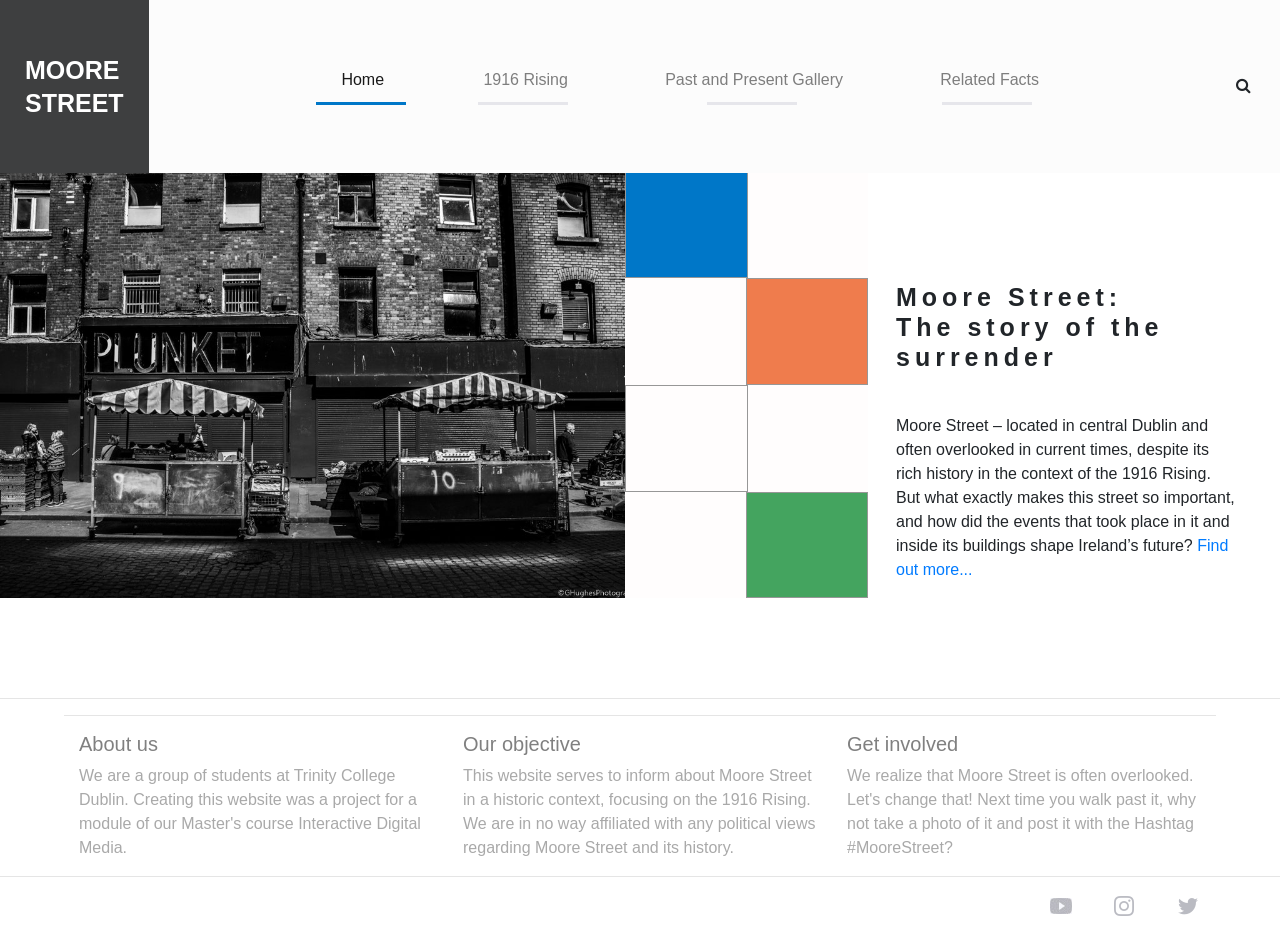
<file: index.html>
<!DOCTYPE html>
<html lang="en">
<head>
    <meta charset="UTF-8">
    <meta name="description" content="1916 Easter Rising Events at Moore Street">
    <meta name="keywords" content="1916 Rising, 1916 Easter Rising, Irish history, Moore Street, Dublin, Ireland">
    <meta name="viewport" content="width=device-width, initial-scale=1, shrink-to-fit=no">
    <title>1916 Moore Street Homepage</title>
    
    <link rel="icon" type="image/png" href="images/moore_street-favicon.png">
    
    <link rel="stylesheet"
          type="text/css"
          href="desktop.css">

    <link rel="stylesheet" href="https://stackpath.bootstrapcdn.com/bootstrap/4.4.1/css/bootstrap.min.css" integrity="sha384-Vkoo8x4CGsO3+Hhxv8T/Q5PaXtkKtu6ug5TOeNV6gBiFeWPGFN9MuhOf23Q9Ifjh" crossorigin="anonymous">
    <!--Icon library -->
    <link rel="stylesheet" href="https://cdnjs.cloudflare.com/ajax/libs/font-awesome/4.7.0/css/font-awesome.min.css">

    <script src="https://ajax.googleapis.com/ajax/libs/jquery/3.1.1/jquery.min.js"></script>
    <script src="https://maxcdn.bootstrapcdn.com/bootstrap/3.3.7/js/bootstrap.min.js"></script>

</head>

<body id="home">
<!--/*START NAVIGATION BAR*/-->
<nav class="navbar fixed-top navbar-expand-lg  navbar-light">

    <button class="navbar-toggler" type="button" data-toggle="collapse" data-target="#navbarSupportedContent" aria-controls="navbarSupportedContent" aria-expanded="false" aria-label="Toggle navigation">
        <span class="navbar-toggler-icon"></span>
    </button>
    <a class="navbar-brand" href="index.html"><span class="logo1">MOORE </span><span class="logo2">STREET</span> </a>

    <div class="navbar-collapse collapse w-100 justify-content-center" id="navbarSupportedContent">

        <ul class="navbar-nav mx-auto" >
            <li class="nav-item  px-3 ml-1" >
                <a class="nav-link active" href="#"><i class="fa fa-fw fa-home"></i> Home <span style="visibility: hidden"> "  "</span></a>
            </li>
            <li class="nav-item  px-3 ml-1" >
                <a class="nav-link " href="1916%20Rising.html"> <i class="fa fa-fw fa-file"></i> 1916 Rising <span style="visibility: hidden"> "  "</span></a>
            </li>
            <li class="nav-item px-3 ml-1" >
                <a class="nav-link" href="gallery.html"><i class="fa fa-fw fa-camera"></i> Past and Present Gallery <span style="visibility: hidden"> "  "</span></a>
            </li>

            <li class="nav-item px-3 ml-1" >
                <a class="nav-link" href="facts.html"><i class="fa fa-fw fa-file"></i> Related Facts<span style="visibility: hidden"> "  "</span> </a>
            </li>
        </ul>
        <div class="hidden-xs navbar-form navbar-right">
            <a href="#search" class="search-form-tigger btn "  data-toggle="search-form"><i class="fa fa-search" aria-hidden="true"></i></a>
        </div>
    </div>

</nav>
<div  class="search-form-wrapper">
    <script async src="https://cse.google.com/cse.js?cx=007301738114608626480:zthpqaqmogz"></script>
    <div class="gcse-search">
        <form class="search-form">
            <div class="input-group">
                <input type="text" name="search" class="search form-control" placeholder="Search">
                <span class="btn btn-primary"><i class="fa fa-search" aria-hidden="true"></i>
         </span>
                <span class=" btn btn-primary search-close" ><i class="fa fa-window-close" aria-hidden="true"></i>
         </span>

            </div>
        </form>
    </div>
</div>
<!--/*END NAVIGATION BAR*/-->

<section id="homepage">
    <div class="row  no-gutters">

        <div class="col-lg-6 col-md-8 col-sm-12">
            <img src="images/Number16.jpg" alt="Moore Street, Dublin, House Number 16" class="home-photo" ></div>

        <div class=" col  d-none d-md-block col-md-2 "  >

            <div class="row d box">
                <div class="col  d-none d-md-block box-blue" >
                </div>
                <div class="col  d-none d-md-block box-white" >
                </div>
            </div>

            <div class="row box" >
                <div class="col d-none d-md-block box-white">
                </div>
                <div class="col d-none d-md-block box-orange">
                </div>
            </div>

            <div class="row box" >
                <div class="col d-none d-md-block box-white-2">
                </div>
                <div class="col d-none d-md-block box-white">
                </div>
            </div>

            <div class="row box" >
                <div class="col d-none d-md-block box-white">
                </div>
                <div class="col d-none d-md-block box-green">
                </div>
            </div>
        </div>

        <div class="col-lg-4 col-md-12 col-sm-12 align-self-end home-style"    >
            <h2 class="section-title">Moore Street:<br>The story of the surrender </h2>
            <p>Moore Street – located in central Dublin and often overlooked in current times,
                despite its rich history in the context of the 1916 Rising.
                But what exactly makes this street so important,
                and how did the events that took place in it and inside its buildings shape Ireland’s future?
                <a href=1916%20Rising.html>Find out more...</a></p>
        </div>

    </div>

</section>

<!-- Footer -->

    <hr class="w-100">
<footer>
        <hr class="w-100">
        <div class="container">
            <div class="row">
                <div class="col-md-12">
                    <div class="row">
                        <div class="accordion d-lg-flex w-100" id="accordion">
                            <div class="col-lg-4 col-md-12">
                                <div class="footerLinks">
                                    <a href="#one"
                                       class="h6 p-0 d-block d-lg-none d-xl-none"
                                       data-toggle="collapse">
                                        About us
                                    </a>
                                </div>
                                <div class="h5 d-none d-lg-block d-xl-block">
                                    About us
                                </div>
                                <div class="collapse d-lg-flex" id="one" data-parent="#accordion">
                                    We are a group of students at Trinity College Dublin.
                                    Creating this website was a project for a module of our
                                    Master's course Interactive Digital Media.
                                </div>
                            </div>

                            <hr class="w-100 clearfix d-lg-none">
                            <div class="col-lg-4 col-md-12">

                                <a href="#two"
                                   class="h6 p-0 d-block d-lg-none d-xl-none"
                                   data-toggle="collapse">
                                    Our objective
                                </a>
                                <div class="h5 d-none d-lg-block d-xl-block">
                                    Our objective
                                </div>
                                <div class="collapse d-lg-flex" id="two" data-parent="#accordion">
                                    <div class="footerText">  This website serves to inform about Moore Street in a historic context, focusing on the 1916 Rising.
                                        We are in no way affiliated with any political views regarding Moore Street and its history.</div>
                                </div>
                            </div>
                            <hr class="w-100 clearfix d-lg-none">
                            <div class="col-lg-4 col-md-12">

                                <a href="#three"
                                   class="h6 p-0 d-block d-lg-none d-xl-none"
                                   data-toggle="collapse">
                                    Get involved
                                </a>
                                <div class=" h5 d-none d-lg-block d-xl-block">
                                    Get involved
                                </div>
                                <div class="collapse d-lg-flex" id="three" data-parent="#accordion">
                                    <div class="footerText">  We realize that Moore Street is often overlooked. Let's change that! Next time you walk past it, why not take a photo of it and post it with the Hashtag #MooreStreet?
                                    </div>
                                </div>
                            </div>
                            <hr class="w-100 clearfix d-lg-none">
                        </div>

                        <hr>

                    </div>
                </div>
            </div>
        </div>
</footer>

    <hr class="w-100">

    <!--div class="jumbotron"-->
    <div id="socialMedia">
        <ul class="list-unstyled d-flex w-100 justify-content-between">

            <li>   <a href="https://www.youtube.com/playlist?list=PLRNLpfqpPUAJymlAm2breRc2xFxpNti9I"><img src="images/youtube.jpeg" alt="Youtube icon"></a>  </li>
            <li>  <a href="https://www.instagram.com/explore/tags/moorestreet/?hl=en"><img src="images/Instagram.png" alt="Instagram icon"></a></li>
            <li>   <a href="https://twitter.com/search?q=%23moorestreet&src=typed_query"><img src="images/Twitter.png" alt="Twitter icon"></a></li>

        </ul>
        <br>
        <br>
    </div>

<!-- Footer -->
<!-- Optional JavaScript -->
<!-- jQuery first, then Popper.js, then Bootstrap JS -->
<script src="https://code.jquery.com/jquery-3.4.1.slim.min.js" integrity="sha384-J6qa4849blE2+poT4WnyKhv5vZF5SrPo0iEjwBvKU7imGFAV0wwj1yYfoRSJoZ+n" crossorigin="anonymous"></script>
<script src="https://cdn.jsdelivr.net/npm/popper.js@1.16.0/dist/umd/popper.min.js" integrity="sha384-Q6E9RHvbIyZFJoft+2mJbHaEWldlvI9IOYy5n3zV9zzTtmI3UksdQRVvoxMfooAo" crossorigin="anonymous"></script>
<script src="https://stackpath.bootstrapcdn.com/bootstrap/4.4.1/js/bootstrap.min.js" integrity="sha384-wfSDF2E50Y2D1uUdj0O3uMBJnjuUD4Ih7YwaYd1iqfktj0Uod8GCExl3Og8ifwB6" crossorigin="anonymous"></script>

<script src="test.js"></script>

</body>
</html>
</file>
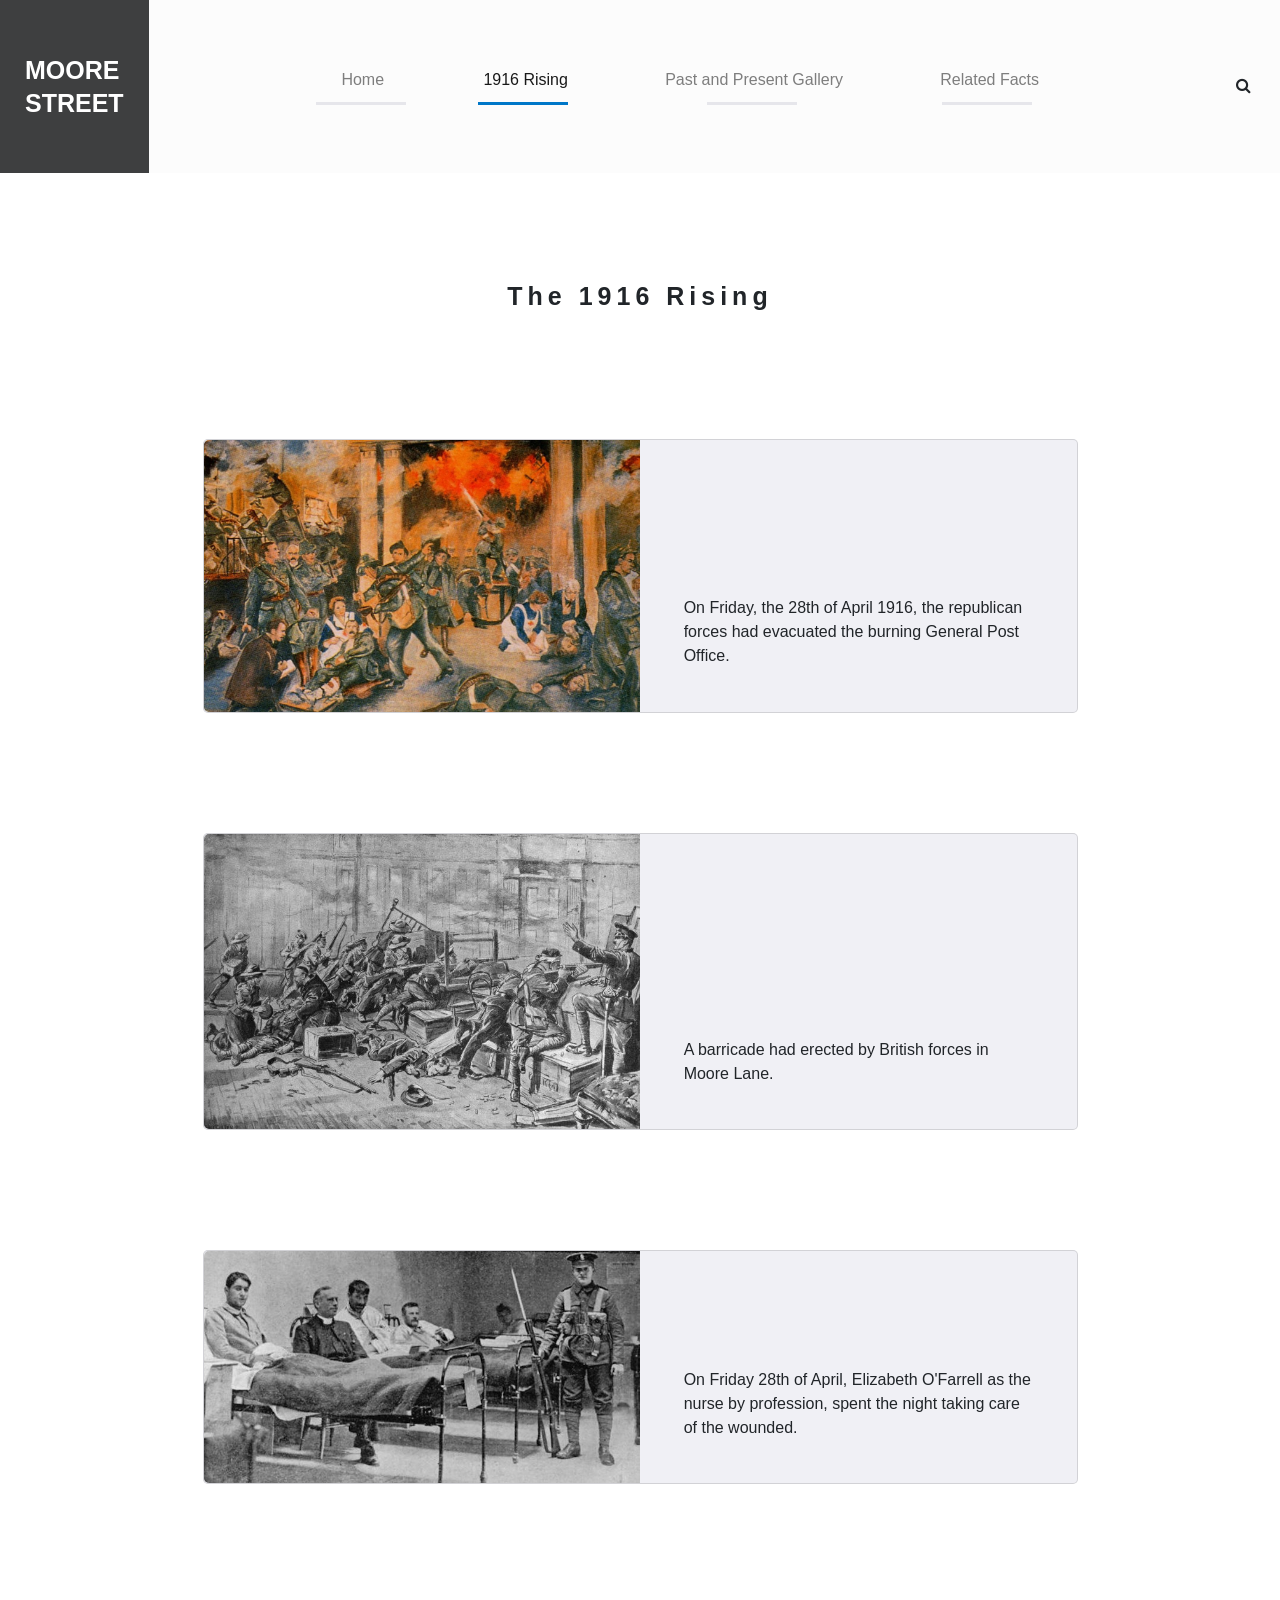
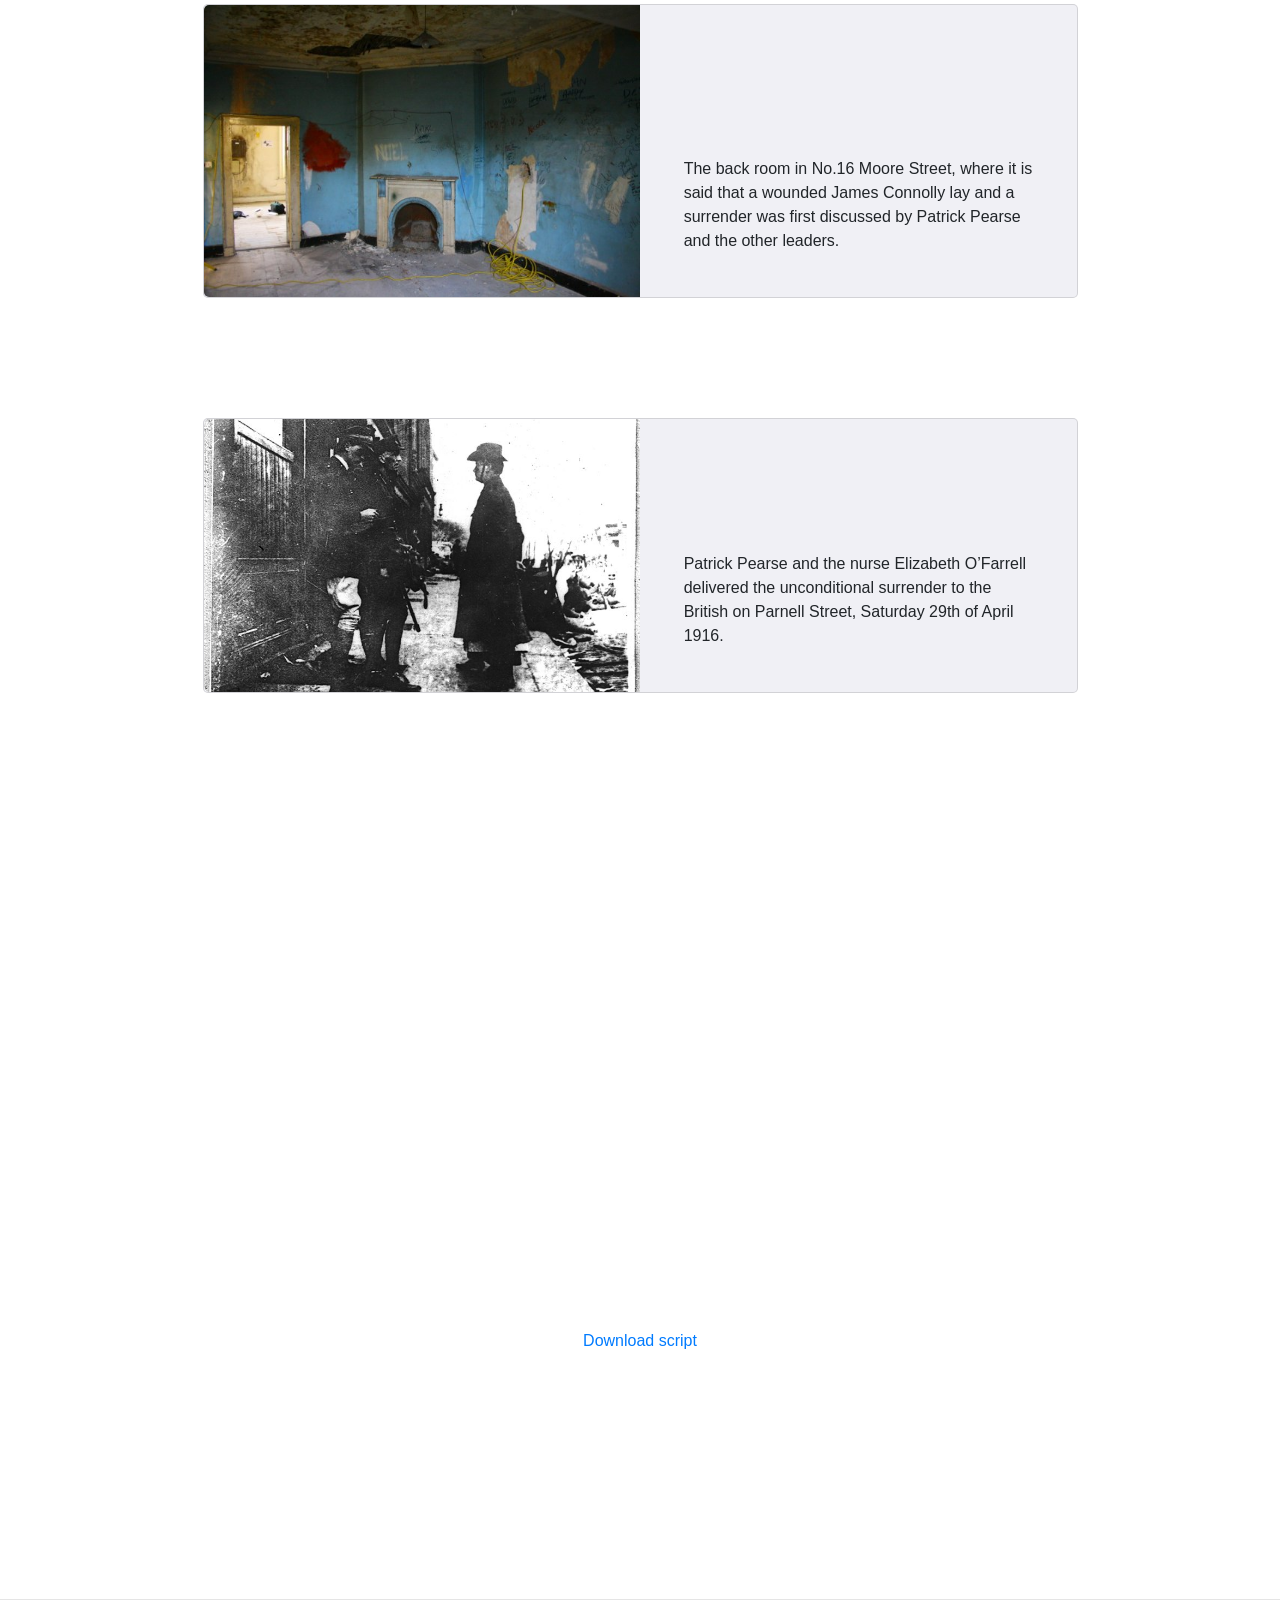
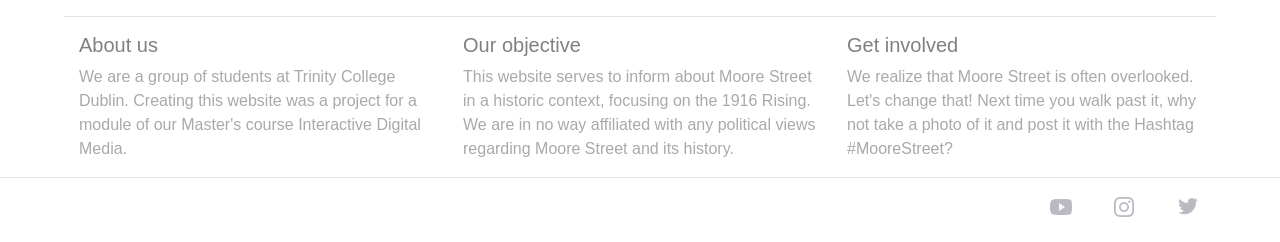
<file: 1916 Rising.html>
<!DOCTYPE html>
<html lang="en">
<head>
    <meta charset="UTF-8">
    <meta name="description" content="1916 Easter Rising Events at Moore Street">
    <meta name="keywords" content="1916 Rising, 1916 Easter Rising, Irish history, Moore Street, Dublin, Ireland">
    <meta name="viewport" content="width=device-width, initial-scale=1, shrink-to-fit=no">
    <title>Moore Street, The story of 1916 Rising</title>

    <link rel="icon" type="image/png" href="images/moore_street-favicon.png">
    
    <link rel="stylesheet"
          type="text/css"
          href="desktop.css">

    <link rel="stylesheet" href="https://stackpath.bootstrapcdn.com/bootstrap/4.4.1/css/bootstrap.min.css" integrity="sha384-Vkoo8x4CGsO3+Hhxv8T/Q5PaXtkKtu6ug5TOeNV6gBiFeWPGFN9MuhOf23Q9Ifjh" crossorigin="anonymous">
    <!--Icon library -->
    <link rel="stylesheet" href="https://cdnjs.cloudflare.com/ajax/libs/font-awesome/4.7.0/css/font-awesome.min.css">

    <script src="https://ajax.googleapis.com/ajax/libs/jquery/3.1.1/jquery.min.js"></script>
    <script src="https://maxcdn.bootstrapcdn.com/bootstrap/3.3.7/js/bootstrap.min.js"></script>

</head>

<body id="Rising">

<!--/*START NAVIGATION BAR*/-->
<nav class="navbar fixed-top navbar-expand-lg  navbar-light">

    <button class="navbar-toggler" type="button" data-toggle="collapse" data-target="#navbarSupportedContent" aria-controls="navbarSupportedContent" aria-expanded="false" aria-label="Toggle navigation">
        <span class="navbar-toggler-icon"></span>
    </button>
    <a class="navbar-brand" href="index.html"><span class="logo1">MOORE </span><span class="logo2">STREET</span> </a>

    <div class="navbar-collapse collapse w-100 justify-content-center" id="navbarSupportedContent">

        <ul class="navbar-nav mx-auto" >
            <li class="nav-item  px-3 ml-1" >
                <a class="nav-link " href="index.html"><i class="fa fa-fw fa-home"></i> Home <span style="visibility: hidden"> "  "</span></a>
            </li>
            <li class="nav-item  px-3 ml-1" >
                <a class="nav-link active " href="1916%20Rising.html"> <i class="fa fa-fw fa-file"></i> 1916 Rising <span style="visibility: hidden"> "  "</span></a>
            </li>
            <li class="nav-item px-3 ml-1" >
                <a class="nav-link" href="gallery.html"><i class="fa fa-fw fa-camera"></i> Past and Present Gallery <span style="visibility: hidden"> "  "</span></a>
            </li>

            <li class="nav-item px-3 ml-1" >
                <a class="nav-link" href="facts.html"><i class="fa fa-fw fa-file"></i> Related Facts<span style="visibility: hidden"> "  "</span> </a>
            </li>
        </ul>
        <div class="hidden-xs navbar-form navbar-right">
            <a href="#search" class="search-form-tigger btn "  data-toggle="search-form"><i class="fa fa-search" aria-hidden="true"></i></a>
        </div>
    </div>

</nav>

<div  class="search-form-wrapper">
    <script async src="https://cse.google.com/cse.js?cx=007301738114608626480:zthpqaqmogz"></script>
    <div class="gcse-search">
    <form class="search-form">
        <div class="input-group">
            <input type="text" name="search" class="search form-control" placeholder="Search">
            <span class="btn btn-primary"><i class="fa fa-search" aria-hidden="true"></i>
         </span>
            <span class=" btn btn-primary search-close" ><i class="fa fa-window-close" aria-hidden="true"></i>
         </span>

        </div>
    </form>
    </div>
</div>
    
<!--/*END NAVIGATION BAR*/-->

<!-- body contents -->

<section class="white-wrapper">
    <div class="section-inner">
        <div class="container">
            <div class="row mb60 text-center">
                <div class="col-sm-12 ">
                    <!--h3 class="section-title">Essential Facts about the Rising</h3-->
                    <h2 class="section-title">The 1916 Rising</h2>
                </div>
            </div>
        </div>

<div class="container-fluid margin1916">
    <div class="card">
        <div class="card-body rounded no-margin">
            <div class="row no-margin">
                <div class="col-sm-12 col-md-12 col-lg-6 no-margin align-self-center" >
                    <img src="images/1916rising-2.jpeg" class="img-fluid" alt="Responsive image2">
                </div>
                <div class="col-sm-12 col-md-12 col-lg-6 no-margin align-self-end">
                    <p>On Friday, the 28th of April 1916, the republican forces had
                        evacuated the burning General Post Office.</p>
                </div>
            </div>
        </div>
    </div>
    <br/><br/><br/><br/><br/>
    <div class="card" >
        <div class="card-body rounded no-margin">
            <div class="row no-margin">
                <div class="col-sm-12 col-md-12 col-lg-6 no-margin align-self-center" >
                    <img src="images/1916rising-3.jpeg" class="img-fluid" alt="Responsive image3">
                </div>
                <div class="col-sm-12 col-md-12 col-lg-6 no-margin align-self-end">
                    <p>A barricade had erected by British
                        forces in Moore Lane.</p>
                </div>
            </div>
        </div>
    </div>
    <br/><br/><br/><br/><br/>
    <div class="card" >
        <div class="card-body rounded no-margin">
            <div class="row no-margin">
                <div class="col-sm-12 col-md-12 col-lg-6 no-margin align-self-center" >
                    <img src="images/1916rising-4.jpeg" class="img-fluid" alt="Responsive image4">
                </div>
                <div class="col-sm-12 col-md-12 col-lg-6 no-margin align-self-end">
                    <p>On Friday 28th of April, Elizabeth O'Farrell as the nurse
                        by profession, spent the night taking care of the wounded.</p>
                </div>
            </div>
        </div>
    </div>
    <br/><br/><br/><br/><br/>
    <div class="card" >
        <div class="card-body rounded no-margin">
            <div class="row no-margin">
                <div class="col-sm-12 col-md-12 col-lg-6 no-margin align-self-center" >
                    <img src="images/1916rising-5.jpeg" class="img-fluid" alt="Responsive image5">
                </div>
                <div class="col-sm-12 col-md-12 col-lg-6 no-margin align-self-end">
                    <p>The back room in No.16 Moore Street, where it is said
                        that a wounded James Connolly lay and a surrender was first discussed by Patrick Pearse and the other leaders.</p>
                </div>
            </div>
        </div>
    </div>
    <br/><br/><br/><br/><br/>
    <div class="card" >
        <div class="card-body rounded no-margin">
            <div class="row no-margin">
                <div class="col-sm-12 col-md-12 col-lg-6 no-margin align-self-center" >
                    <img src="images/1916rising-1.jpeg" class="img-fluid" alt="Responsive image1">
                </div>
                <div class="col-sm-12 col-md-12 col-lg-6 no-margin align-self-end">
                    <p>Patrick Pearse and the nurse Elizabeth O’Farrell delivered the unconditional
                        surrender to the British on Parnell Street, Saturday 29th of April 1916.</p>
                </div>
            </div>
        </div>
    </div>
    <br/><br/><br/><br/><br/>
    <div class="embed-responsive embed-responsive-16by9">
        <iframe class="embed-responsive-item" src="https://www.youtube.com/embed/SCQMvkv53eY"></iframe>
    </div>
    <br/>
    <div class="downloads">
        <a href="downloads/1916rising-script.pdf" download>Download script</a>
    </div>
</div>
<br/><br/><br/><br/><br/>
    </div>
</section>
    
<!-- Footer -->

        <hr class="w-100">
        <footer>
            <hr class="w-100">
            <div class="container">
                <div class="row">
                    <div class="col-md-12">
                        <div class="row">
                            <div class="accordion d-lg-flex w-100" id="accordion">
                                <div class="col-lg-4 col-md-12">
                                    <div class="footerLinks">
                                        <a href="#one"
                                           class="h6 p-0 d-block d-lg-none d-xl-none"
                                           data-toggle="collapse">
                                            About us
                                        </a>
                                    </div>
                                    <div class="h5 d-none d-lg-block d-xl-block">
                                        About us
                                    </div>
                                    <div class="collapse d-lg-flex" id="one" data-parent="#accordion">
                                        We are a group of students at Trinity College Dublin.
                                        Creating this website was a project for a module of our
                                        Master's course Interactive Digital Media.
                                    </div>
                                </div>

                                <hr class="w-100 clearfix d-lg-none">
                                <div class="col-lg-4 col-md-12">

                                    <a href="#two"
                                       class="h6 p-0 d-block d-lg-none d-xl-none"
                                       data-toggle="collapse">
                                        Our objective
                                    </a>
                                    <div class="h5 d-none d-lg-block d-xl-block">
                                        Our objective
                                    </div>
                                    <div class="collapse d-lg-flex" id="two" data-parent="#accordion">
                                        <div class="footerText">  This website serves to inform about Moore Street in a historic context, focusing on the 1916 Rising.
                                            We are in no way affiliated with any political views regarding Moore Street and its history.</div>
                                    </div>
                                </div>
                                <hr class="w-100 clearfix d-lg-none">
                                <div class="col-lg-4 col-md-12">

                                    <a href="#three"
                                       class="h6 p-0 d-block d-lg-none d-xl-none"
                                       data-toggle="collapse">
                                        Get involved
                                    </a>
                                    <div class=" h5 d-none d-lg-block d-xl-block">
                                        Get involved
                                    </div>
                                    <div class="collapse d-lg-flex" id="three" data-parent="#accordion">
                                        <div class="footerText">  We realize that Moore Street is often overlooked. Let's change that! Next time you walk past it, why not take a photo of it and post it with the Hashtag #MooreStreet?
                                        </div>
                                    </div>
                                </div>
                                <hr class="w-100 clearfix d-lg-none">
                            </div>

                            <hr>

                        </div>
                    </div>
                </div>
            </div>
        </footer>
        <hr class="w-100">

        <!--div class="jumbotron"-->
        <div id="socialMedia">
            <ul class="list-unstyled d-flex w-100 justify-content-between">

                <li>   <a href="https://www.youtube.com/playlist?list=PLRNLpfqpPUAJymlAm2breRc2xFxpNti9I"><img src="images/youtube.jpeg" alt="Youtube icon"></a>  </li>
                <li>  <a href="https://www.instagram.com/explore/tags/moorestreet/?hl=en"><img src="images/Instagram.png" alt="Instagram icon"></a></li>
                <li>   <a href="https://twitter.com/search?q=%23moorestreet&src=typed_query"><img src="images/Twitter.png" alt="Twitter icon"></a></li>

            </ul>
            <br>
            <br>
        </div>

<!-- Footer -->
<!-- Optional JavaScript -->
<!-- jQuery first, then Popper.js, then Bootstrap JS -->
<script src="https://code.jquery.com/jquery-3.4.1.slim.min.js" integrity="sha384-J6qa4849blE2+poT4WnyKhv5vZF5SrPo0iEjwBvKU7imGFAV0wwj1yYfoRSJoZ+n" crossorigin="anonymous"></script>
<script src="https://cdn.jsdelivr.net/npm/popper.js@1.16.0/dist/umd/popper.min.js" integrity="sha384-Q6E9RHvbIyZFJoft+2mJbHaEWldlvI9IOYy5n3zV9zzTtmI3UksdQRVvoxMfooAo" crossorigin="anonymous"></script>
<script src="https://stackpath.bootstrapcdn.com/bootstrap/4.4.1/js/bootstrap.min.js" integrity="sha384-wfSDF2E50Y2D1uUdj0O3uMBJnjuUD4Ih7YwaYd1iqfktj0Uod8GCExl3Og8ifwB6" crossorigin="anonymous"></script>

<script src="test.js"></script>

</body>
</html>
</file>
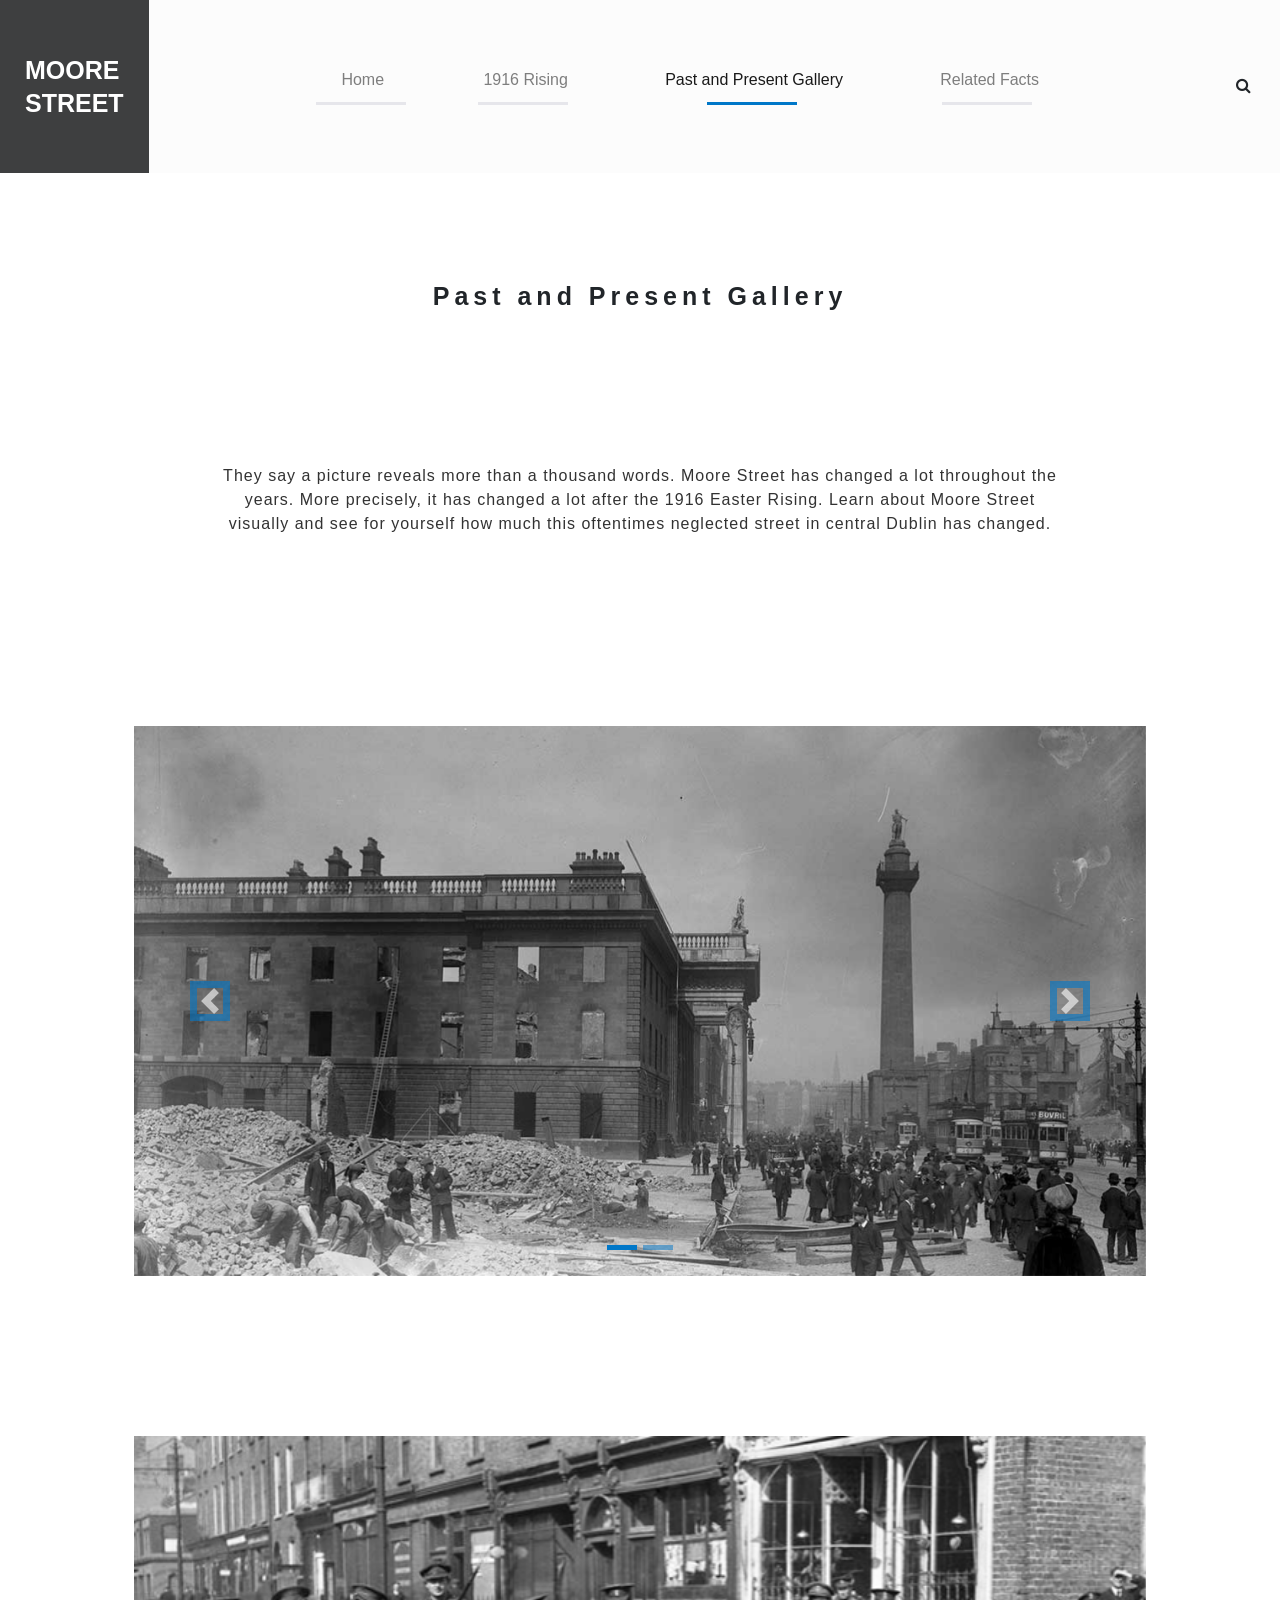
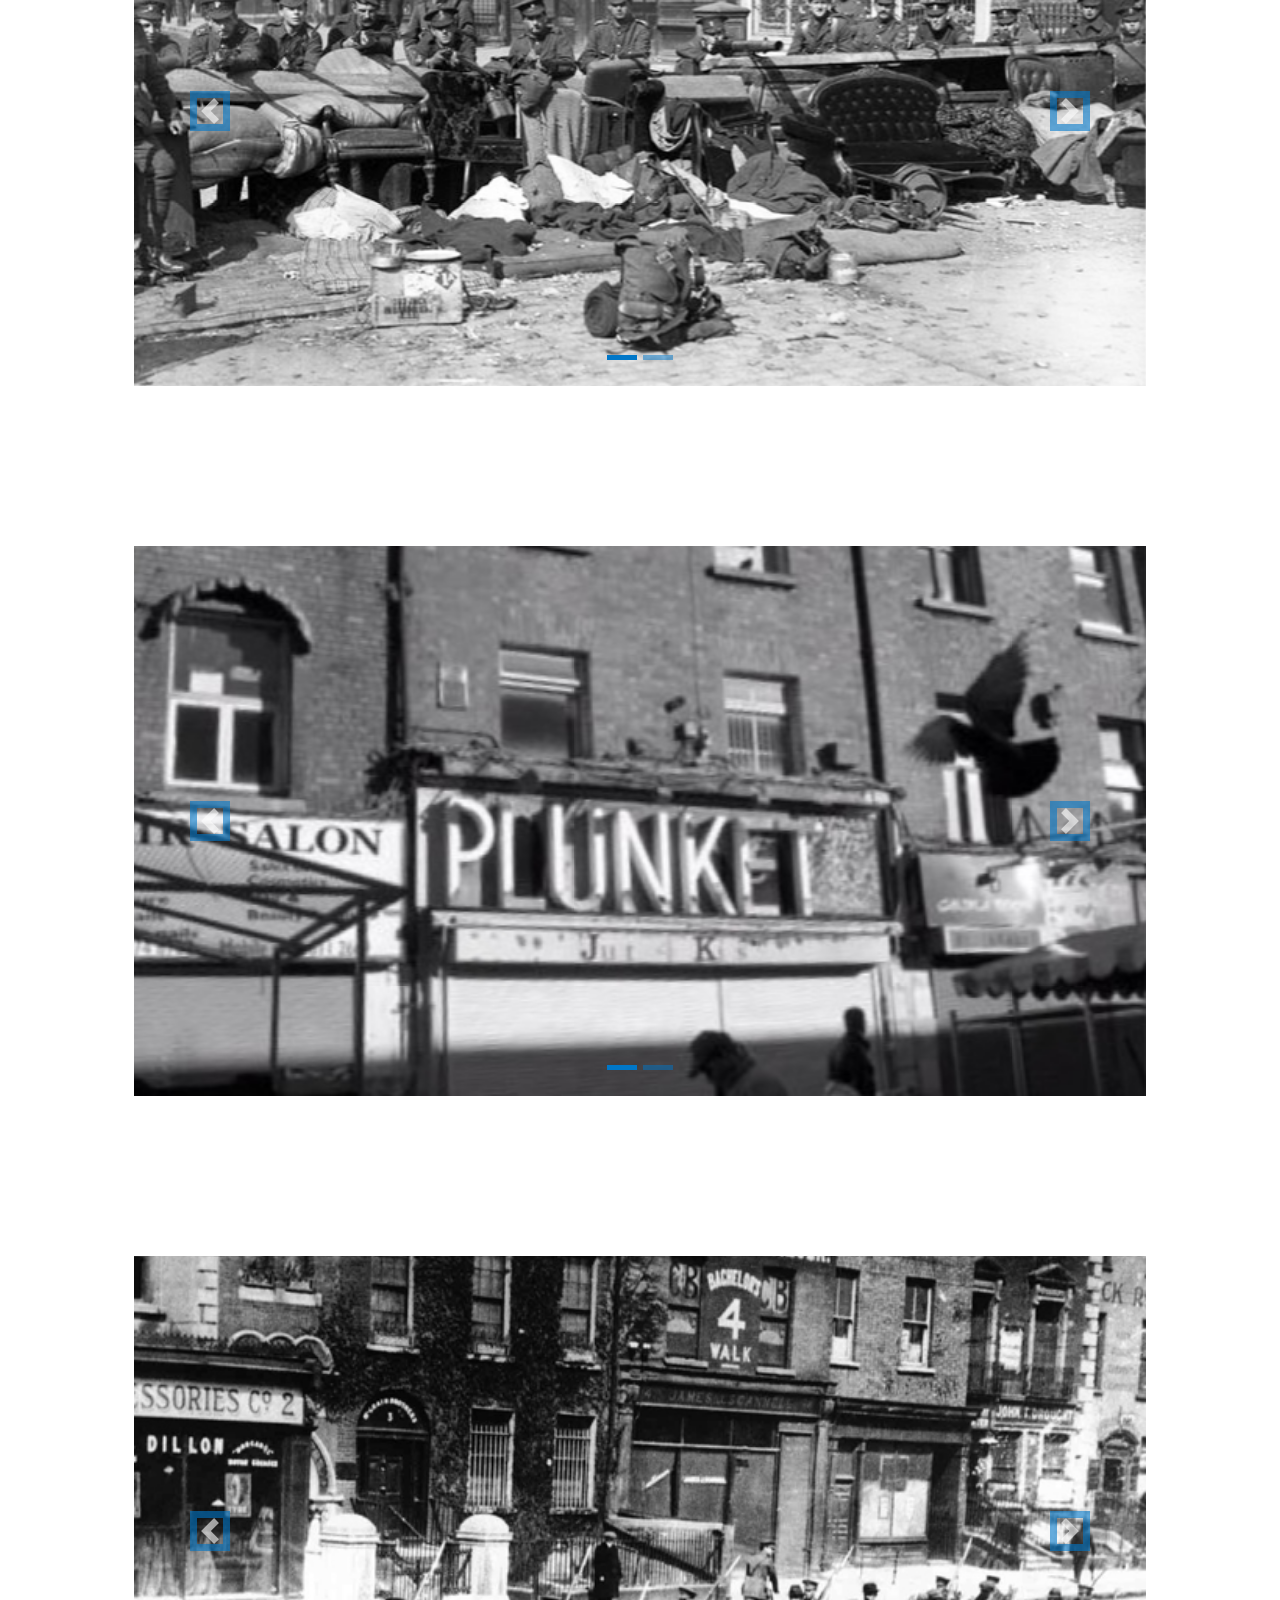
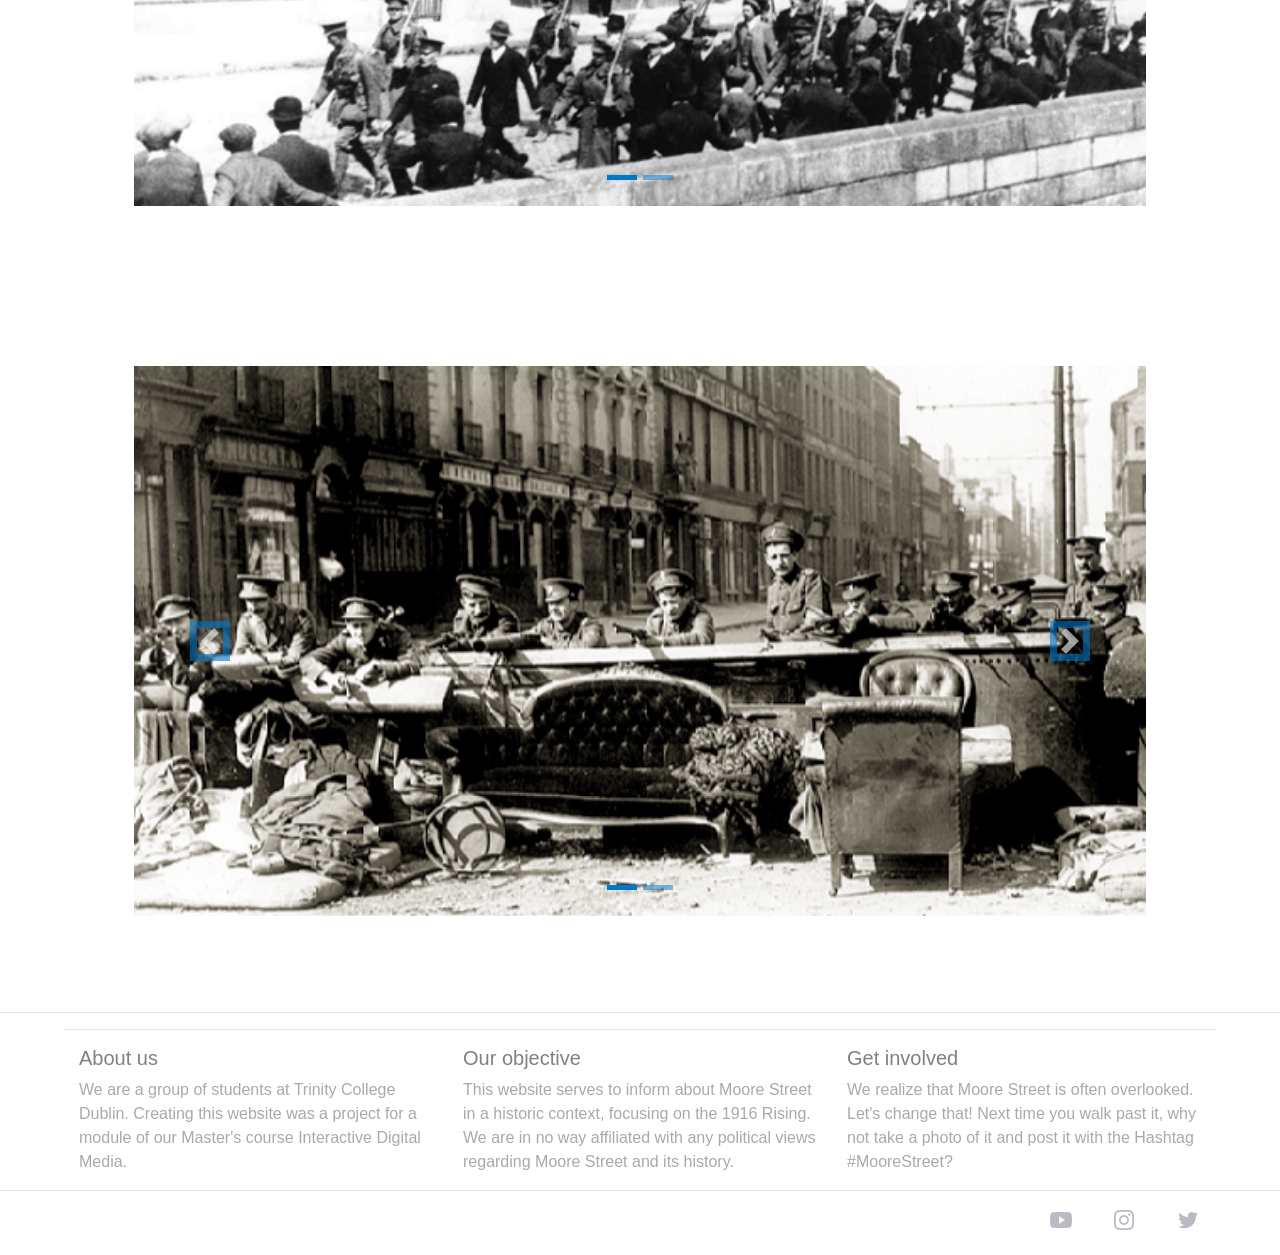
<file: gallery.html>
<!DOCTYPE html>
<html lang="en">
<head>
    <meta charset="UTF-8">
    <meta name="description" content="1916 Easter Rising Events at Moore Street">
    <meta name="keywords" content="1916 Rising, 1916 Easter Rising, Irish history, Moore Street, Dublin, Ireland">
    <meta name="viewport" content="width=device-width, initial-scale=1, shrink-to-fit=no">
    <title>1916 Rising Gallery</title>

    <link rel="icon" type="image/png" href="images/moore_street-favicon.png">
    
    <link rel="stylesheet"
          type="text/css"
          href="desktop.css">

    <link rel="stylesheet" href="https://stackpath.bootstrapcdn.com/bootstrap/4.4.1/css/bootstrap.min.css" integrity="sha384-Vkoo8x4CGsO3+Hhxv8T/Q5PaXtkKtu6ug5TOeNV6gBiFeWPGFN9MuhOf23Q9Ifjh" crossorigin="anonymous">
    <!--Icon library -->
    <link rel="stylesheet" href="https://cdnjs.cloudflare.com/ajax/libs/font-awesome/4.7.0/css/font-awesome.min.css">

    <script src="https://ajax.googleapis.com/ajax/libs/jquery/3.4.1/jquery.min.js"></script>
    <script src="https://maxcdn.bootstrapcdn.com/bootstrap/3.4.1/js/bootstrap.min.js"></script>

</head>
<body id="galleryPage">
<!--/*START NAVIGATION BAR*/-->
<nav class="navbar fixed-top navbar-expand-lg  navbar-light">

    <button class="navbar-toggler" type="button" data-toggle="collapse" data-target="#navbarSupportedContent" aria-controls="navbarSupportedContent" aria-expanded="false" aria-label="Toggle navigation">
        <span class="navbar-toggler-icon"></span>
    </button>
    <a class="navbar-brand" href="index.html"><span class="logo1">MOORE </span><span class="logo2">STREET</span> </a>

    <div class="navbar-collapse collapse w-100 justify-content-center" id="navbarSupportedContent">

        <ul class="navbar-nav mx-auto" >
            <li class="nav-item  px-3 ml-1" >
                <a class="nav-link " href="index.html"><i class="fa fa-fw fa-home"></i> Home <span style="visibility: hidden"> "  "</span></a>
            </li>
            <li class="nav-item  px-3 ml-1" >
                <a class="nav-link " href="1916%20Rising.html"> <i class="fa fa-fw fa-file"></i> 1916 Rising <span style="visibility: hidden"> "  "</span></a>
            </li>
            <li class="nav-item px-3 ml-1" >
                <a class="nav-link active" href="#"><i class="fa fa-fw fa-camera"></i> Past and Present Gallery <span style="visibility: hidden"> "  "</span></a>
            </li>

            <li class="nav-item px-3 ml-1" >
                <a class="nav-link" href="facts.html"><i class="fa fa-fw fa-file"></i> Related Facts<span style="visibility: hidden"> "  "</span> </a>
            </li>
        </ul>
        <div class="hidden-xs navbar-form navbar-right">
            <a href="#search" class="search-form-tigger btn "  data-toggle="search-form"><i class="fa fa-search" aria-hidden="true"></i></a>
        </div>
    </div>
</nav>
<div  class="search-form-wrapper">
    <script async src="https://cse.google.com/cse.js?cx=007301738114608626480:zthpqaqmogz"></script>
    <div class="gcse-search">
        <form class="search-form">
            <div class="input-group">
                <input type="text" name="search" class="search form-control" placeholder="Search">
                <span class="btn btn-primary"><i class="fa fa-search" aria-hidden="true"></i>
         </span>
                <span class=" btn btn-primary search-close" ><i class="fa fa-window-close" aria-hidden="true"></i>
         </span>

            </div>
        </form>
    </div>
</div>
<!--/*END NAVIGATION BAR*/-->

<section class="white-wrapper">
    <div class="section-inner">
        <div class="container">
            <div class="row mb60 text-center">
                <div class="col-sm-12">
                    <!--h3 class="section-title">Past and Present Gallery</h3-->
                    <div id="galleryText">
                    <h2 class="section-title">Past and Present Gallery</h2>
                    <br>
                    <br>
                    <p class="section-sub-title">They say a picture reveals more than a thousand words.
                        Moore Street has changed a lot throughout the years. More precisely, it has changed a lot after the 1916 Easter Rising.
                        Learn about Moore Street visually and see for yourself how much this oftentimes neglected street in central Dublin has changed.</p>
                    </div>
                </div>
            </div>
        </div>
    </div>
</section>

<div id="galleryCarousel">
    <div class="jumbotron">
    <div id="carouselExampleIndicators" class="carousel slide" data-ride="carousel">
        <ol class="carousel-indicators">
            <li data-target="#carouselExampleIndicators" data-slide-to="0" class="active"></li>
            <li data-target="#carouselExampleIndicators" data-slide-to="1"></li>
        </ol>
        <div class="carousel-inner">
            <div class="carousel-item active">
                <img class="d-block w-100" src="images/1.jpg" alt="Post office and O'Connell Street in 1916">
                <div class="carousel-caption d-none d-md-block">

                </div>
            </div>
            <div class="carousel-item">
                <img class="d-block w-100" src="images/gallery-1-now.jpg" alt="Post office and O'Connell Street in 2020">
                <div class="carousel-caption d-none d-md-block">

                </div>
            </div>
        </div>

        <a class="carousel-control-prev" href="#carouselExampleIndicators" role="button" data-slide="prev">
            <span class="carousel-control-prev-icon" aria-hidden="true"></span>
            <span class="sr-only">Previous</span>
        </a>
        <a class="carousel-control-next" href="#carouselExampleIndicators" role="button" data-slide="next">
            <span class="carousel-control-next-icon" aria-hidden="true"></span>
            <span class="sr-only">Next</span>
        </a>
    </div>
</div>

<div class="jumbotron">
    <div id="myCarousel" class="carousel slide" data-ride="carousel">
        <ol class="carousel-indicators">
            <li data-target="#myCarousel" data-slide-to="0" class="active"></li>
            <li data-target="#myCarousel" data-slide-to="1"></li>
        </ol>
        <div class="carousel-inner">
            <div class="carousel-item active">
                <img class="d-block w-100" src="images/2.jpg" alt="Moore Street in 1916 with men fighting at barricades">
                <div class="carousel-caption d-none d-md-block">

                </div>
            </div>
            <div class="carousel-item">
                <img class="d-block w-100" src="images/moore-street-shops-2020.jpg" alt="Moore Street in 2020, a street with small shops and businesses">
                <div class="carousel-caption d-none d-md-block">

                </div>
            </div>
        </div>

        <a class="carousel-control-prev" href="#myCarousel" role="button" data-slide="prev">
            <span class="carousel-control-prev-icon" aria-hidden="true"></span>
            <span class="sr-only">Previous</span>
        </a>
        <a class="carousel-control-next" href="#myCarousel" role="button" data-slide="next">
            <span class="carousel-control-next-icon" aria-hidden="true"></span>
            <span class="sr-only">Next</span>
        </a>
    </div>
</div>

<div class="jumbotron">
    <div id="myCarousel1" class="carousel slide" data-ride="carousel">
        <ol class="carousel-indicators">
            <li data-target="#myCarousel1" data-slide-to="0" class="active"></li>
            <li data-target="#myCarousel1" data-slide-to="1"></li>
        </ol>
        <div class="carousel-inner">
            <div class="carousel-item active">
                <img class="d-block w-100" src="images/old3.jpeg" alt="Plunket shop on Moore Street in 1916">
                <div class="carousel-caption d-none d-md-block">

                </div>
            </div>
            <div class="carousel-item">
                <img class="d-block w-100" src="images/plunket-shop-2020.jpg" alt="Plunket shop on Moore Street in 2020">
                <div class="carousel-caption d-none d-md-block">

                </div>
            </div>
        </div>

        <a class="carousel-control-prev" href="#myCarousel1" role="button" data-slide="prev">
            <span class="carousel-control-prev-icon" aria-hidden="true"></span>
            <span class="sr-only">Previous</span>
        </a>
        <a class="carousel-control-next" href="#myCarousel1" role="button" data-slide="next">
            <span class="carousel-control-next-icon" aria-hidden="true"></span>
            <span class="sr-only">Next</span>
        </a>
    </div>
</div>

<div class="jumbotron">
    <div id="myCarousel2" class="carousel slide" data-ride="carousel">
        <ol class="carousel-indicators">
            <li data-target="#myCarousel2" data-slide-to="0" class="active"></li>
            <li data-target="#myCarousel2" data-slide-to="1"></li>
        </ol>
        <div class="carousel-inner">
            <div class="carousel-item active">
                <img class="d-block w-100" src="images/4.jpg" alt="Rebellion in Dublin city centre in 1916">
                <div class="carousel-caption d-none d-md-block">

                </div>
            </div>
            <div class="carousel-item">
                <img class="d-block w-100" src="images/asian-spices-shop.jpg" alt="Quotidian life in Dublin city centre in 2020">
                <div class="carousel-caption d-none d-md-block">

                </div>
            </div>
        </div>

        <a class="carousel-control-prev" href="#myCarousel2" role="button" data-slide="prev">
            <span class="carousel-control-prev-icon" aria-hidden="true"></span>
            <span class="sr-only">Previous</span>
        </a>
        <a class="carousel-control-next" href="#myCarousel2" role="button" data-slide="next">
            <span class="carousel-control-next-icon" aria-hidden="true"></span>
            <span class="sr-only">Next</span>
        </a>
    </div>
</div>

<div class="jumbotron">
    <div id="myCarousel3" class="carousel slide" data-ride="carousel">
        <ol class="carousel-indicators">
            <li data-target="#myCarousel3" data-slide-to="0" class="active"></li>
            <li data-target="#myCarousel3" data-slide-to="1"></li>
        </ol>
        <div class="carousel-inner">
            <div class="carousel-item active">
                <img class="d-block w-100" src="images/5.png" alt="Men fighting at barricades in 1916">
                <div class="carousel-caption d-none d-md-block">

                </div>
            </div>
            <div class="carousel-item">
                <img class="d-block w-100" src="images/polonez-food-store-moore-street.jpg" alt="People walking around Moore Street in 2020">
                <div class="carousel-caption d-none d-md-block">

                </div>
            </div>
        </div>

        <a class="carousel-control-prev" href="#myCarousel3" role="button" data-slide="prev">
            <span class="carousel-control-prev-icon" aria-hidden="true"></span>
            <span class="sr-only">Previous</span>
        </a>
        <a class="carousel-control-next" href="#myCarousel3" role="button" data-slide="next">
            <span class="carousel-control-next-icon" aria-hidden="true"></span>
            <span class="sr-only">Next</span>
        </a>
    </div>
</div>
</div>
    
<!-- Footer -->

    <hr class="w-100">
<footer>
    <hr class="w-100">
    <div class="container">
        <div class="row">
            <div class="col-md-12">
                <div class="row">
                    <div class="accordion d-lg-flex w-100" id="accordion">
                        <div class="col-lg-4 col-md-12">
                            <div class="footerLinks">
                                <a href="#one"
                                   class="h6 p-0 d-block d-lg-none d-xl-none"
                                   data-toggle="collapse">
                                    About us
                                </a>
                            </div>
                            <div class="h5 d-none d-lg-block d-xl-block">
                                About us
                            </div>
                            <div class="collapse d-lg-flex" id="one" data-parent="#accordion">
                                 We are a group of students at Trinity College Dublin.
                                Creating this website was a project for a module of our
                                    Master's course Interactive Digital Media.
                            </div>
                        </div>

                        <hr class="w-100 clearfix d-lg-none">
                        <div class="col-lg-4 col-md-12">

                            <a href="#two"
                               class="h6 p-0 d-block d-lg-none d-xl-none"
                               data-toggle="collapse">
                                Our objective
                            </a>
                            <div class="h5 d-none d-lg-block d-xl-block">
                                Our objective
                            </div>
                            <div class="collapse d-lg-flex" id="two" data-parent="#accordion">
                                <div class="footerText">  This website serves to inform about Moore Street in a historic context, focusing on the 1916 Rising.
                                We are in no way affiliated with any political views regarding Moore Street and its history.</div>
                            </div>
                        </div>
                        <hr class="w-100 clearfix d-lg-none">
                        <div class="col-lg-4 col-md-12">

                            <a href="#three"
                               class="h6 p-0 d-block d-lg-none d-xl-none"
                               data-toggle="collapse">
                                Get involved
                            </a>
                            <div class=" h5 d-none d-lg-block d-xl-block">
                                Get involved
                            </div>
                            <div class="collapse d-lg-flex" id="three" data-parent="#accordion">
                                <div class="footerText">  We realize that Moore Street is often overlooked. Let's change that! Next time you walk past it, why not take a photo of it and post it with the Hashtag #MooreStreet?
                                    </div>
                                    </div>
                        </div>
                        <hr class="w-100 clearfix d-lg-none">
                    </div>

                    <hr>

                </div>
            </div>
        </div>
    </div>
</footer>
<hr class="w-100">

<!--div class="jumbotron"-->
<div id="socialMedia">
    <ul class="list-unstyled d-flex w-100 justify-content-between">

        <li>   <a href="https://www.youtube.com/playlist?list=PLRNLpfqpPUAJymlAm2breRc2xFxpNti9I"><img src="images/youtube.jpeg" alt="Youtube icon"></a>  </li>
        <li>  <a href="https://www.instagram.com/explore/tags/moorestreet/?hl=en"><img src="images/Instagram.png" alt="Instagram icon"></a></li>
        <li>   <a href="https://twitter.com/search?q=%23moorestreet&src=typed_query"><img src="images/Twitter.png" alt="Twitter icon"></a></li>

    </ul>
    <br>
    <br>
</div>

<!-- jQuery first, then Popper.js, then Bootstrap JS -->
<script src="https://code.jquery.com/jquery-3.4.1.slim.min.js" integrity="sha384-J6qa4849blE2+poT4WnyKhv5vZF5SrPo0iEjwBvKU7imGFAV0wwj1yYfoRSJoZ+n" crossorigin="anonymous"></script>
<script src="https://cdn.jsdelivr.net/npm/popper.js@1.16.0/dist/umd/popper.min.js" integrity="sha384-Q6E9RHvbIyZFJoft+2mJbHaEWldlvI9IOYy5n3zV9zzTtmI3UksdQRVvoxMfooAo" crossorigin="anonymous"></script>
<script src="https://stackpath.bootstrapcdn.com/bootstrap/4.4.1/js/bootstrap.min.js" integrity="sha384-wfSDF2E50Y2D1uUdj0O3uMBJnjuUD4Ih7YwaYd1iqfktj0Uod8GCExl3Og8ifwB6" crossorigin="anonymous"></script>

<script src="test.js"></script>

</body>
</html>
</file>
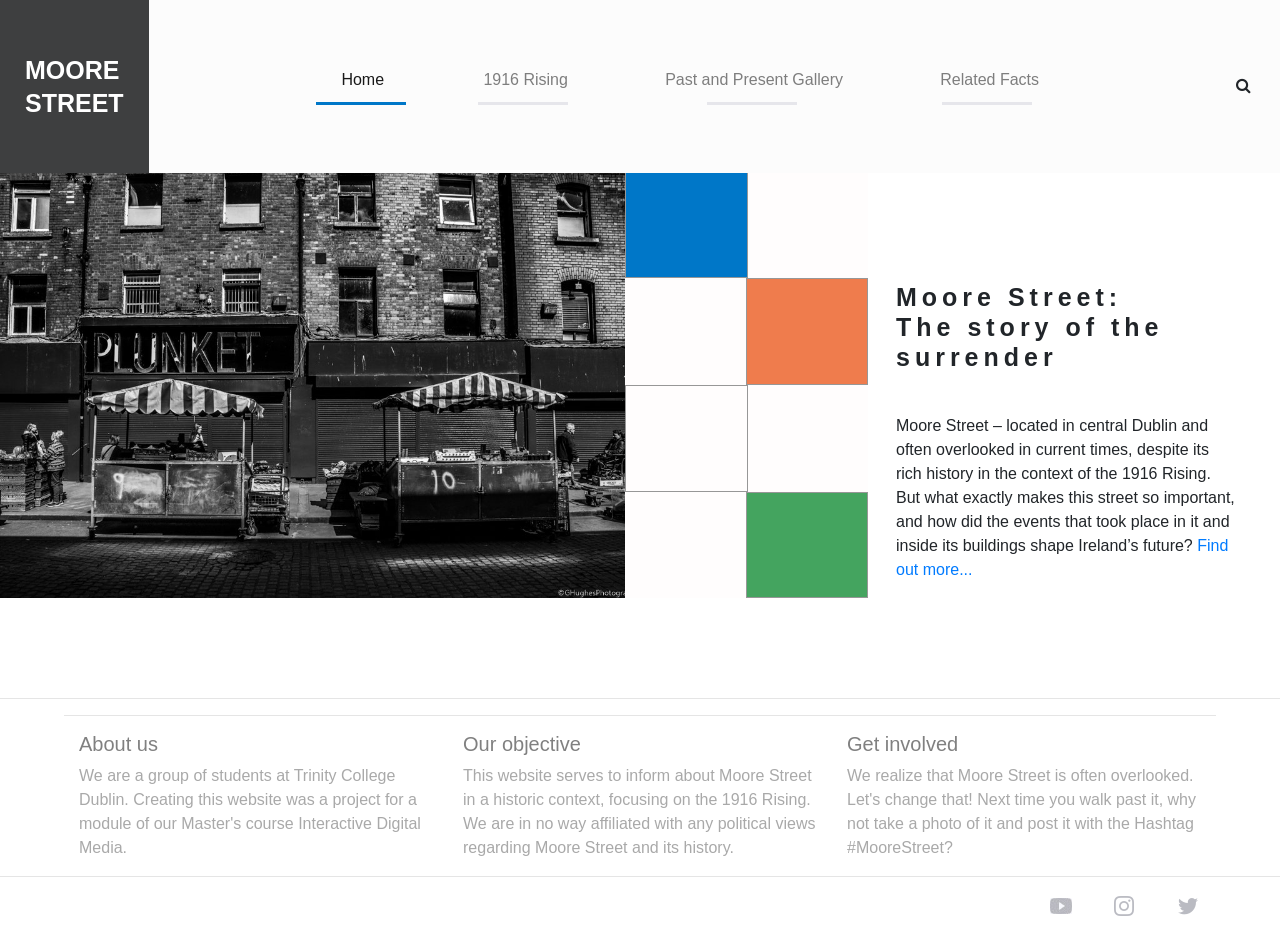
<file: home.html>
<!DOCTYPE html>
<html lang="en">
<head>
    <meta charset="UTF-8">
    <meta name="description" content="1916 Easter Rising Events at Moore Street">
    <meta name="keywords" content="1916 Rising, 1916 Easter Rising, Irish history, Moore Street, Dublin, Ireland">
    <meta name="viewport" content="width=device-width, initial-scale=1, shrink-to-fit=no">
    <title>1916 Moore Street Homepage</title>
    <link rel="stylesheet"
          type="text/css"
          href="desktop.css">


    <link rel="stylesheet" href="https://stackpath.bootstrapcdn.com/bootstrap/4.4.1/css/bootstrap.min.css" integrity="sha384-Vkoo8x4CGsO3+Hhxv8T/Q5PaXtkKtu6ug5TOeNV6gBiFeWPGFN9MuhOf23Q9Ifjh" crossorigin="anonymous">
    <link rel="stylesheet" href="https://cdnjs.cloudflare.com/ajax/libs/font-awesome/4.7.0/css/font-awesome.min.css">
    <!--Icon library -->
    <link rel="stylesheet" href="https://cdnjs.cloudflare.com/ajax/libs/font-awesome/4.7.0/css/font-awesome.min.css">


    <script src="https://ajax.googleapis.com/ajax/libs/jquery/3.1.1/jquery.min.js"></script>
    <script src="https://maxcdn.bootstrapcdn.com/bootstrap/3.3.7/js/bootstrap.min.js"></script>


</head>

<body id="home">
<!--/*START NAVIGATION BAR*/-->
<nav class="navbar fixed-top navbar-expand-lg  navbar-light">

    <button class="navbar-toggler" type="button" data-toggle="collapse" data-target="#navbarSupportedContent" aria-controls="navbarSupportedContent" aria-expanded="false" aria-label="Toggle navigation">
        <span class="navbar-toggler-icon"></span>
    </button>
    <a class="navbar-brand" href="home.html"><span class="logo1">MOORE </span><span class="logo2">STREET</span> </a>

    <div class="navbar-collapse collapse w-100 justify-content-center" id="navbarSupportedContent">


        <ul class="navbar-nav mx-auto" >
            <li class="nav-item  px-3 ml-1" >
                <a class="nav-link active" href="#"><i class="fa fa-fw fa-home"></i> Home <span style="visibility: hidden"> "  "</span></a>
            </li>
            <li class="nav-item  px-3 ml-1" >
                <a class="nav-link " href="1916%20Rising.html"> <i class="fa fa-fw fa-file"></i> 1916 Rising <span style="visibility: hidden"> "  "</span></a>
            </li>
            <li class="nav-item px-3 ml-1" >
                <a class="nav-link" href="gallery.html"><i class="fa fa-fw fa-camera"></i> Past and Present Gallery <span style="visibility: hidden"> "  "</span></a>
            </li>

            <li class="nav-item px-3 ml-1" >
                <a class="nav-link" href="facts.html"><i class="fa fa-fw fa-file"></i> Related Facts<span style="visibility: hidden"> "  "</span> </a>
            </li>
        </ul>
        <div class="hidden-xs navbar-form navbar-right">
            <a href="#search" class="search-form-tigger btn "  data-toggle="search-form"><i class="fa fa-search" aria-hidden="true"></i></a>
        </div>
    </div>


</nav>
<div  class="search-form-wrapper">
    <script async src="https://cse.google.com/cse.js?cx=007301738114608626480:zthpqaqmogz"></script>
    <div class="gcse-search">
        <form class="search-form">
            <div class="input-group">
                <input type="text" name="search" class="search form-control" placeholder="Search">
                <span class="btn btn-primary"><i class="fa fa-search" aria-hidden="true"></i>
         </span>
                <span class=" btn btn-primary search-close" ><i class="fa fa-window-close" aria-hidden="true"></i>
         </span>

            </div>
        </form>
    </div>
</div>
<!--/*END NAVIGATION BAR*/-->

<section id="homepage">
    <div class="row  no-gutters">

        <div class="col-lg-6 col-md-8 col-sm-12">
            <img src="images/Number16.jpg" alt="Moore Street, Dublin, House Number 16" class="home-photo" ></div>

        <div class=" col  d-none d-md-block col-md-2 "  >

            <div class="row d box">
                <div class="col  d-none d-md-block box-blue" >
                </div>
                <div class="col  d-none d-md-block box-white" >
                </div>
            </div>


            <div class="row box" >
                <div class="col d-none d-md-block box-white">
                </div>
                <div class="col d-none d-md-block box-orange">
                </div>
            </div>


            <div class="row box" >
                <div class="col d-none d-md-block box-white-2">
                </div>
                <div class="col d-none d-md-block box-white">
                </div>
            </div>


            <div class="row box" >
                <div class="col d-none d-md-block box-white">
                </div>
                <div class="col d-none d-md-block box-green">
                </div>
            </div>
        </div>

        <div class="col-lg-4 col-md-12 col-sm-12 align-self-end home-style"    >
            <h2 class="section-title">Moore Street:<br>The story of the surrender </h2>
            <p>Moore Street – located in central Dublin and often overlooked in current times,
                despite its rich history in the context of the 1916 Rising.
                But what exactly makes this street so important,
                and how did the events that took place in it and inside its buildings shape Ireland’s future?
                <a href=1916%20Rising.html>Find out more...</a></p>
        </div>


    </div>


</section>





<!-- Footer -->



    <hr class="w-100">
<footer>
        <hr class="w-100">
        <div class="container">
            <div class="row">
                <div class="col-md-12">
                    <div class="row">
                        <div class="accordion d-lg-flex w-100" id="accordion">
                            <div class="col-lg-4 col-md-12">
                                <div class="footerLinks">
                                    <a href="#one"
                                       class="h6 p-0 d-block d-lg-none d-xl-none"
                                       data-toggle="collapse">
                                        About us
                                    </a>
                                </div>
                                <div class="h5 d-none d-lg-block d-xl-block">
                                    About us
                                </div>
                                <div class="collapse d-lg-flex" id="one" data-parent="#accordion">
                                    We are a group of students at Trinity College Dublin.
                                    Creating this website was a project for a module of our
                                    Master's course Interactive Digital Media.
                                </div>
                            </div>

                            <hr class="w-100 clearfix d-lg-none">
                            <div class="col-lg-4 col-md-12">

                                <a href="#two"
                                   class="h6 p-0 d-block d-lg-none d-xl-none"
                                   data-toggle="collapse">
                                    Our objective
                                </a>
                                <div class="h5 d-none d-lg-block d-xl-block">
                                    Our objective
                                </div>
                                <div class="collapse d-lg-flex" id="two" data-parent="#accordion">
                                    <div class="footerText">  This website serves to inform about Moore Street in a historic context, focusing on the 1916 Rising.
                                        We are in no way affiliated with any political views regarding Moore Street and its history.</div>
                                </div>
                            </div>
                            <hr class="w-100 clearfix d-lg-none">
                            <div class="col-lg-4 col-md-12">

                                <a href="#three"
                                   class="h6 p-0 d-block d-lg-none d-xl-none"
                                   data-toggle="collapse">
                                    Get involved
                                </a>
                                <div class=" h5 d-none d-lg-block d-xl-block">
                                    Get involved
                                </div>
                                <div class="collapse d-lg-flex" id="three" data-parent="#accordion">
                                    <div class="footerText">  We realize that Moore Street is often overlooked. Let's change that! Next time you walk past it, why not take a photo of it and post it with the Hashtag #MooreStreet?
                                    </div>
                                </div>
                            </div>
                            <hr class="w-100 clearfix d-lg-none">
                        </div>

                        <hr>

                    </div>
                </div>
            </div>
        </div>
</footer>

    <hr class="w-100">

    <!--div class="jumbotron"-->
    <div id="socialMedia">
        <ul class="list-unstyled d-flex w-100 justify-content-between">

            <li>   <a href="https://www.youtube.com/playlist?list=PLRNLpfqpPUAJymlAm2breRc2xFxpNti9I"><img src="images/youtube.jpeg" alt="Youtube icon"></a>  </li>
            <li>  <a href="https://www.instagram.com/explore/tags/moorestreet/?hl=en"><img src="images/Instagram.png" alt="Instagram icon"></a></li>
            <li>   <a href="https://twitter.com/search?q=%23moorestreet&src=typed_query"><img src="images/Twitter.png" alt="Twitter icon"></a></li>

        </ul>
        <br>
        <br>
    </div>


<!-- Footer -->
<!-- Optional JavaScript -->
<!-- jQuery first, then Popper.js, then Bootstrap JS -->
<script src="https://code.jquery.com/jquery-3.4.1.slim.min.js" integrity="sha384-J6qa4849blE2+poT4WnyKhv5vZF5SrPo0iEjwBvKU7imGFAV0wwj1yYfoRSJoZ+n" crossorigin="anonymous"></script>
<script src="https://cdn.jsdelivr.net/npm/popper.js@1.16.0/dist/umd/popper.min.js" integrity="sha384-Q6E9RHvbIyZFJoft+2mJbHaEWldlvI9IOYy5n3zV9zzTtmI3UksdQRVvoxMfooAo" crossorigin="anonymous"></script>
<script src="https://stackpath.bootstrapcdn.com/bootstrap/4.4.1/js/bootstrap.min.js" integrity="sha384-wfSDF2E50Y2D1uUdj0O3uMBJnjuUD4Ih7YwaYd1iqfktj0Uod8GCExl3Og8ifwB6" crossorigin="anonymous"></script>

<script src="test.js"></script>

</body>
</html>
</file>
<file: desktop.css>
HEAD,
* {box-sizing: border-box;}
/*START NAVIGATION AND HOMEPAGE*/
body {
    margin: 0;
    padding-left:0;
    font-family: Tahoma, Geneva, sans-serif !important;
}

/*The image on the homepage*/
.home-photo{
    max-width: 100%;
    height: auto;}


.box-blue{
    background: #0077C8;
    border: 1px solid;
    border-color: #979797;
}
.box-white{
    background: #FFFDFD;
}

.box-orange{
    background: #EF7C4D;
    border: 1px solid;
    border-color:#979797;
}

.box-white-2{
    background: #FFFDFD;
    border: 1px solid;
    border-color:#979797;
}

.box-green{
    background: #44A45F;
    border: 1px solid;
    border-color:#979797;
}

.box{
    height:25%;
}
#homepage{
    margin-bottom: 100px;
}

/*hidden search box in the navigation bar*/
.hide
{
    opacity: 0;
    max-height: 0;
}

#trigger {
    position: absolute;
    left: -999em;
}

.container{
    max-width: 100% !important;
}


#container input[type="checkbox"]:checked + div
    /*#container input[type="checkbox"]:checked */
{
    max-height: 99em;
    opacity: 1;
    height: auto;
    overflow: hidden;
}
/***********************************************/
/**************** toggle search bar ******************/
.search-form-wrapper {
    display: none;
    position: fixed !important;
    left: 0;
    right: 0;
    padding: 10px 10px;
    background:  right center no-repeat #979797;
    z-index: 1031;

}
.search-form-wrapper.open {
    display: block;

}
/**************************************************/

/** pseudo elements are used to underline the links for the desktop size screens**/
@media all and (min-width: 992px) {
    .nav-link.active:after{
        content: ""; /* This is necessary for the pseudo element to work. */
        display: block; /* This will put the pseudo element on its own line. */
        margin: 0 auto; /* This will center the border. */
        width: 90px; /* Change this to whatever width you want. */
        padding-top: 10px; /* This creates some space between the element and the border. */
        border-bottom: 3px solid #0077C8; /* This creates the border. Replace black with whatever color you want. */
    }

    .nav-link:after{
        content: ""; /* This is necessary for the pseudo element to work. */
        display: block; /* This will put the pseudo element on its own line. */
        margin: 0 auto; /* This will center the border. */
        width: 90px; /* Change this to whatever width you want. */
        padding-top: 10px; /* This creates some space between the element and the border. */
        border-bottom: 3px solid #E6E6EB; /* This creates the border. Replace black with whatever color you want. */
    }


    .nav-link:hover:after {
        content: ""; /* This is necessary for the pseudo element to work. */
        display: block; /* This will put the pseudo element on its own line. */
        margin: 0 auto; /* This will center the border. */
        width: 90px; /* Change this to whatever width you want. */
        padding-top: 10px; /* This creates some space between the element and the border. */
        border-bottom: 3px solid #0077C8; /* This creates the border. Replace black with whatever color you want. */
    }

    /*logo for the desktop with navbar*/
    .navbar> .navbar-brand{

        margin:auto 0;
        background-color: #3e3f40;

        padding-right: 25px;
        padding-left: 25px;
        padding-bottom: 50px;
        font-weight: bold;
        font-size: 25px;

    }

    .navbar>.navbar-light{
        color: rgba(0, 0, 0, 0.9);

    }

    .logo1 {
        padding-top: 50px;
        display: block;
        color: white;
        line-height: 30px;

    }

    .logo1:before {
        content: attr(data-text);
        /*color: white;*/
        background: black;
        padding: 0;
        line-height: 0;

    }

    .logo2{
        color:white;
        padding-bottom: 50px;


    }

    .search-form-wrapper {
        margin-top: 0px;
    }
    /*** remove the padding and margin from the logo in the navbar*/
    .navbar {
        padding-left: 0 !important;
        margin-left:0 !important;
        margin-top:0px !important;
        padding-top:0 !important;
        margin-bottom:0px !important;
        padding-bottom: 0 !important;
    }

    #homepage h2{
        margin-bottom:20% ;
        padding-right: 20%;
        padding-left: 20%;
    }

    #homepage p{
        padding-right: 20%;
        padding-left: 20%;
    }
}



@media all and (min-width: 1340px) {

    .nav-item{
        font-size: 20px;

    }

    .navbar-nav > li{
        margin-left:50px;
        margin-right:50px;
    }

    .navbar> .navbar-brand{

        font-size: 40px;

    }

    body {
        padding-top: 194.6px;
    }
}

/*all mobile devices*/
@media all and (min-width: 320px) and (max-width: 767px){
    #homepage p{
        font-size: 16px;
        padding-right: 5%;
        padding-left: 5%;
    }

    #homepage h2{
        font-size: 25px;
        margin-top:10%;
        margin-bottom:5%;
        padding-right: 5%;
        padding-left: 5%;
    }
    /*the padding in the body sets the content below the fixed navigation bar*/
    body {
        padding-top: 56px;
    }
    /*the margin sets the wrapper below the fixed navigation bar when collapsed*/
    .search-form-wrapper {
        margin-top: 254px ;
    }
}
/*tablet*/
@media all and (min-width: 768px) and (max-width: 991px){
    #homepage p{
        font-size: 16px;
        padding-right: 5%;
        padding-left: 5%;
    }

    #homepage h2{
        margin-top: 5%;
        font-size: 25px;
        margin-bottom:5%;
        padding-right: 5%;
        padding-left: 5%;
    }
    /*the padding in the body sets the content below the fixed navigation bar*/
    body {
        padding-top: 56px;
    }
    /*the margin sets the wrapper below the fixed navigation bar when collapsed*/
    .search-form-wrapper {
        margin-top: 198px ;
    }
}
/*large desktop screens*/
@media all and (min-width: 992px) and (max-width: 1340px){
    #homepage p{
        font-size: 16px;

        padding-right: 10%;
        padding-left: 10%;
    }
    #homepage h2{
        font-size: 25px;
        margin-bottom:10%;
        padding-right: 10%;
        padding-left: 10%;
    }
    body {
        padding-top: 171.4px;
    }
}
@media all and (min-width: 1340px) {
    #homepage p{
        font-size: 16px;
    }
    #homepage h2{
        font-size: 25px;
    }
    body {
        padding-top: 194.6px;
    }
}

@media (min-width: 926px){
    .d-md-block-test {
        display: block !important;
    }
}

@media all and (min-width: 992px){
    .navbar-nav i {
        visibility: hidden;
    }
}



@media all and (max-width: 768px){
    .search-form-wrapper {
        margin-top: 200px !important;
    }
}

.navbar{
    background-color: #FCFCFC;
    margin: 0;
    padding: 0;
    overflow: hidden;

}


/*END NAVIGATION + HOMEPAGE*/


/*START 1916 RISING PAGE*/
.no-margin {
    margin:0 !important;
    padding: 0 !important;
}
.container-fluid{
    margin-top:10%;
}

#Rising h2 {
    font-size: 25px;
}

#Rising .card{
    background-color:#f0f0f5;
    max-width: 70%;
    margin: auto;
}

#Rising .embed-responsive{
    max-width: 70%;margin: auto;
}

#Rising .downloads{
    text-align: center;
}

@media all and (max-width: 1920px) and (min-width: 1061px)  {
    #Rising p{
        margin-left:10%;
        margin-right: 10%;
        font-size: 16px;
        margin-bottom: 10%;
    }
    #Rising .card{
        border-radius: 5px;
    }
    #Rising  img{
        border-top-left-radius: 5px;
        border-bottom-left-radius: 5px;
    }
}

@media all and (max-width: 1060px) and (min-width: 700px) {

    #Rising    p{
        margin-left:10%;
        margin-right: 10%;
        margin-bottom:5%;
        font-size:16px;
    }
    #Rising .card{
        border-radius: 5px;
    }
    #Rising  img{
        border-top-left-radius: 5px;
        border-bottom-left-radius: 5px;
    }
}
@media all and (max-width: 974px) and (min-width: 576px) {

    #Rising    p{
        text-align: center;
        margin-top:6%;
        font-size:16px;
    }
    #Rising  img{
        display: block;
        margin: auto;
        text-align: center;
        width: 100%;
        border-top-left-radius: 5px;
        border-bottom-left-radius: 5px;
    }


}
@media (max-width: 575px) {
    /* CSS goes here */
    #Rising   p{
        text-align: center;
        margin-top:6%;
        font-size:16px;
    }
    #Rising   img{
        border-top-left-radius: 5px;
        border-top-right-radius: 5px;
    }


}
/*END 1916 RISING PAGE*/


 /* START GALLERY PAGE */

/*all mobile devices*/
@media all and (min-width: 320px) and (max-width: 767px){
    #galleryText {
        margin-left: 2%;
        margin-right: 2%;
    }

    #galleryPage p{
        font-size: 16px;
        color: black;
        padding-right: 5%;
    padding-left: 5%;
}

    #galleryPage h2{
        font-size: 25px;
        margin-top:10%;
        margin-bottom:5%;
        padding-right: 5%;
        padding-left: 5%;
    }

    #galleryCarousel img {
        width: 100%;
        height: 550px;
        object-fit: cover;
    }
}

@media all and (min-width: 768px) and (max-width: 991px){
    #galleryText {
        margin-left: 4%;
        margin-right: 4%;
    }

    #galleryCarousel{
        margin-right: 4%;
        margin-left: 4%;
    }

    #galleryPage p{
        font-size: 16px;
        color: black;
        padding-right: 5%;
        padding-left: 5%;
    }

    #galleryPage h2{
        font-size: 25px;
        margin-bottom:5%;
        padding-right: 5%;
        padding-left: 5%;
    }

    #galleryCarousel img {
        width: 100%;
        height: 550px;
        object-fit: cover;
    }

    /*the padding in the body sets the content below the fixed navigation bar*/
   body {
        padding-top: 56px;
    }
    /*the margin sets the wrapper below the fixed navigation bar when collapsed*/
        .search-form-wrapper {
        margin-top: 198px ;
    }
}

/*large desktop screens*/

@media all and (min-width: 992px) and (max-width: 1340px){

    #galleryText {
        margin-left: 8%;
        margin-right: 8%;
    }

    #galleryCarousel{
        margin-right: 8%;
        margin-left: 8%;
    }

    #galleryPage p{
        font-size: 16px;
        color: black;
        padding-right: 10%;
        padding-left: 10%;
    }
    #galleryPage h2{
        font-size: 25px;
        margin-bottom:10%;
        padding-right: 10%;
        padding-left: 10%;
    }

    #galleryCarousel img {
        width: 100%;
        height: 550px;
        object-fit: cover;
    }

    body {
        padding-top: 171.4px;
    }
}
@media all and (min-width: 1340px) {

    #galleryText {
        margin-left: 10%;
        margin-right: 10%;
    }

    #galleryCarousel{
        margin-right: 10%;
        margin-left: 10%;
    }

    #galleryPage p{
        font-size: 16px;
        color: black;
    }
    #galleryPage h2{
        font-size: 25px;
    }

    #galleryCarousel img {
        width: 100%;
        height: 550px;
        object-fit: cover;
    }
    body {
        padding-top: 194.6px;
    }
}

.carousel-control-prev,
.carousel-control-next {
    position: absolute;
    top: 0;
    bottom: 0;
    z-index: 1;
    display: -ms-flexbox;
    display: flex;
    -ms-flex-align: center;
    align-items: center;
    -ms-flex-pack: center;
    justify-content: center;
    width: 15%;
    color: #0077C8;
    text-align: center;
    opacity: 0.6 !important;
    transition: opacity 0.15s ease;
}

.carousel-control-prev:hover, .carousel-control-prev:focus,
.carousel-control-next:hover,
.carousel-control-next:focus {
    color: #0077C8 !important;
    text-decoration: none;
    outline: 0;
    opacity: 1 !important;
}

/*
.carousel-control-prev-icon,
.carousel-control-next-icon {
    display: inline-block;
    color: #0077C8 !important;
    width: 35px !important;
    height: 35px !important;
    background: no-repeat 50% / 100% 100%;
}
*/

.carousel-control-prev-icon,
.carousel-control-next-icon {
    outline: #0077C8;
    /*border-radius: 50%;*/
    border: 7px solid #0077C8;
    /*   display: inline-block; */
    color: #0077C8 !important;
    width: 40px !important;
    height: 40px !important;
    background: no-repeat 50% / 100% 100%;
}

.carousel-indicators li {
    box-sizing: content-box;
    -ms-flex: 0 1 auto;
    flex: 0 1 auto;
    width: 30px;
    height: 5px !important;
    margin-right: 3px;
    margin-left: 3px;
    text-indent: -999px;
    cursor: pointer;
    background-color: #0077C8 !important;
    background-clip: padding-box;
    border-top: 10px solid transparent;
    border-bottom: 10px solid transparent;
    opacity: .5;
    transition: opacity 0.6s ease;
}

/*GALLERY ENDS*/

.facts h2  {
    font-size: 25px;

}

.facts p {
    font-size: 16px;
}
/*
.galleryPage h2 {
    text-align: center;
}

.galleryPage h5, h6 {
    color: black;
}


.galleryPage div.transbox {
    margin: 30px;
    background-color: #ffffff;
    opacity: 0.7;
}

.galleryPage div.transbox p {
    margin: 5%;
    font-weight: bold;
    color: #000000;
}

@media all and (min-width: 992px) {
    .galleryPage .jumbotron {
        background: white;
        padding-left: 15%;
        padding-right: 15%;
        word-wrap: break-word;
    }
}

@media all and (max-width: 991px) {
    .galleryPage .jumbotron {
        background: white;
        padding-left: 2%;
        padding-right: 2%;
        word-wrap: break-word;
    }
}

 /*END GALLERY PAGE */

/*FOOTER*/
footer a {
    text-decoration: none;
    color: grey;
}

footer {
    color: darkgrey;
}

.h5 {
    color: grey;
}

footer a:hover {
    text-decoration: none;
    color: #0077C8;
}
footer  img {
    margin-right: 15px;
    margin-top: 20px;

}

footer {
    text-align: left;
    /*padding-left: 15px; */
    /* margin-right: 25px; */
    margin-left: 5%;
    margin-right: 5%;
}


@media all and (min-width: 992px) {
    .jumbotron {
        background: white !important;
        padding-left: 15%;
        padding-right: 15%;
        word-wrap: break-word;
    }

    #socialMedia {
        float: right;
        margin-right: 3%;
        width: 15%;
        display: flex;
        flex-wrap: wrap;
        align-content: center;
    }

    #socialMedia li {
        flex: 1;
        margin-right: 8px;
    }

}

@media all and (max-width: 991px) {
    .jumbotron {
        background: white !important;
        padding-left: 2%;
        padding-right: 2%;
        word-wrap: break-word;
    }

    #socialMedia {
        float: right;
        margin-right: 2.5%;
        width: 25%;
        display: flex;
        flex-wrap: wrap;
        align-content: center;
    }

    #socialMedia li {
        flex: 1;
        margin-right: 8px;
    }

}




/*FOOTER SOCIAL MEDIA BUTTON*/


/*facts start*/

.mb20 {
    margin-bottom: 20px;
}
.mb30 {
    margin-bottom: 30px;
}
.row.nopaddingleftright {
    margin-left: 0 !important;
    margin-right: 0 !important;
}
.smoothie {
    -webkit-transition: all 0.4s ease-in-out;
    -moz-transition: all 0.4s ease-in-out;
    -ms-transition: all 0.4s ease-in-out;
    -o-transition: all 0.4s ease-in-out;
    transition: all 0.4s ease-in-out;
}
a, a:hover {
    color: #F64747;
    -webkit-transition: all 0.3s ease-in-out;
    -moz-transition: all 0.3s ease-in-out;
    -ms-transition: all 0.3s ease-in-out;
    -o-transition: all 0.3s ease-in-out;
    transition: all 0.3s ease-in-out;
}
/* 2 - HOVER EFFECT
/*-----------------------------------------------------------------------------------*/
.hover-effect {
    position: relative;
    overflow: hidden;
}
.hover-effect .img-responsive {
    width: 100%;
    -moz-transform: scale(1.1);
    -webkit-transform: scale(1.1);
    -o-transform: scale(1.1);
    -ms-transform: scale(1.1);
    transform: scale(1.1);
    backface-visibility: hidden;
}
.hover-effect:hover .img-responsive {
    -moz-transform: scale(1);
    -webkit-transform: scale(1);
    -o-transform: scale(1);
    -ms-transform: scale(1);
    transform: scale(1);
    backface-visibility: hidden;
}
.hover-effect .hover-caption, .hover-effect .hover-overlay {
    position: absolute;
    width: calc(100% - 30px);
    height:calc(100% - 30px);
    top: 15px;
    left: 15px;
    opacity: 0;
    padding: 0 20px;
}
.hover-effect .hover-caption {
    top: 15px;
    text-align: left;
    -moz-transform: scale(0.9);
    -webkit-transform: scale(0.9);
    -o-transform: scale(0.8);
    -ms-transform: scale(0.9);
    transform: scale(0.9);
}
.hover-effect:hover .hover-caption {
    opacity: 1;
    z-index: 5;
    width: calc(100% - 30px);
    height:calc(100% - 30px);
    top: 15px;
    left: 15px;
    -moz-transform: scale(1);
    -webkit-transform: scale(1);
    -o-transform: scale(1);
    -ms-transform: scale(1);
    transform: scale(1);
}
.hover-effect .hover-overlay {
    background: -moz-linear-gradient(top, rgba(0,0,0,0) 0%, rgba(0,0,0,0.4) 100%); /* FF3.6-15 */
    background: -webkit-linear-gradient(top, rgba(0,0,0,0) 0%,rgba(0,0,0,0.4) 100%); /* Chrome10-25,Safari5.1-6 */
    background: linear-gradient(to bottom, rgba(0,0,0,0) 0%,rgba(0,0,0,0.4) 100%); /* W3C, IE10+, FF16+, Chrome26+, Opera12+, Safari7+ */
    filter: progid:DXImageTransform.Microsoft.gradient( startColorstr='#00000000', endColorstr='#66000000',GradientType=0 ); /* IE6-9 */
    opacity: 1;
    color: #fff;
}
.hover-effect .hover-caption {
    background-color: rgba(0,0,0,0.6);
    color: #222;
}
.hover-effect .hover-caption.transparent {
    background-color: transparent;
}
.hover-effect .hover-caption, .hover-effect .hover-caption p small {
    color: #fff;
    font-size: 14px;
    letter-spacing: 1px;
}
.hover-effect:hover .hover-overlay {
    opacity: 0;
    top: 100px;
}
.hover-effect h4 {
    letter-spacing: 5px;
    text-align: left;
    font-size: 20px;
    font-weight: 700;
    width: calc(100% - 20px);
}
.vertical-align-bottom {
    bottom: 0px;
    position: absolute;
}
.vertical-align-top {
    position: absolute;
    top: 15px;
}
.item-category-span {
    clear: left;
    background-color: #767676;
    color: #fff;
    padding: 1px 7px 0;
    display: block;
    float: left;
    margin: 10px 0 20px;
    letter-spacing: 2px;
    font-size: 11px;
    font-weight: 300;
    text-transform: uppercase;
    line-height: 19px;
}
.dark-overlay {
    background-color: rgba(0,0,0,0.6);
}
.accent-overlay {
    background-color: rgba(219, 10, 91,0.9);
}
.dark-overlay.green-overlay {
    background-color: rgba(27, 163, 156,0.9);
}
.dark-overlay.half-opacity {
    background-color: rgba(219, 10, 91,0.4);
}
.dark-overlay.fill-right:after {
    content: '';
    display: block;
    background-color: rgba(0,0,0,0.6);
    position: absolute;
    top: 0;
    width: 500%;
    height: 100%;
    left: 100%;
}
.dark-overlay.fill-left:after {
    content: '';
    display: block;
    background-color: rgba(0,0,0,0.6);
    position: absolute;
    top: 0;
    width: 500%;
    height: 100%;
    right: 100%;
}
.dark-overlay.green-overlay.fill-right:after, .dark-overlay.green-overlay.fill-left:after {
    background-color: rgba(27, 163, 156,0.9);
}
.hover-shift .dark-overlay.fill-left {
    position: relative;
    left: 0px;
}
.hover-shift .dark-overlay.fill-right {
    position: relative;
    right: 0px;
}
@media all and (min-width: 1200px) {
    .container {
        width: 1190px;
    }
}
@media all and (min-width: 1400px) {
    .container {
        width: 1400px;
    }
}
@media all and (min-width: 1200px) {
    .container {
        width: 1190px;
    }
}
@media all and (min-width: 1400px) {
    .container {
        width: 1400px;
    }
}
.match-height {
    position: relative;
    min-height: 140px;
}
.white-wrapper {
    background-color: #fff;
}
.section-inner {
    padding-top: 110px;
    padding-bottom: 110px;
}

.section-inner-60 {
    padding-top: 60px;
    padding-bottom: 60px;
}
.section-title {
    margin-bottom: 0;
    margin-top: 0;
    font-size: 28px;
    letter-spacing: 5px;
    font-weight: 700;
}
.section-sub-title {
    /*font-family: 'Reenie Beanie', serif;*/
    font-size: 20px;
    /*text-transform: lowercase;*/
    letter-spacing: 1px;
    opacity: 0.8;
    line-height: 1.5;
}

/*facts end*/
</file>
